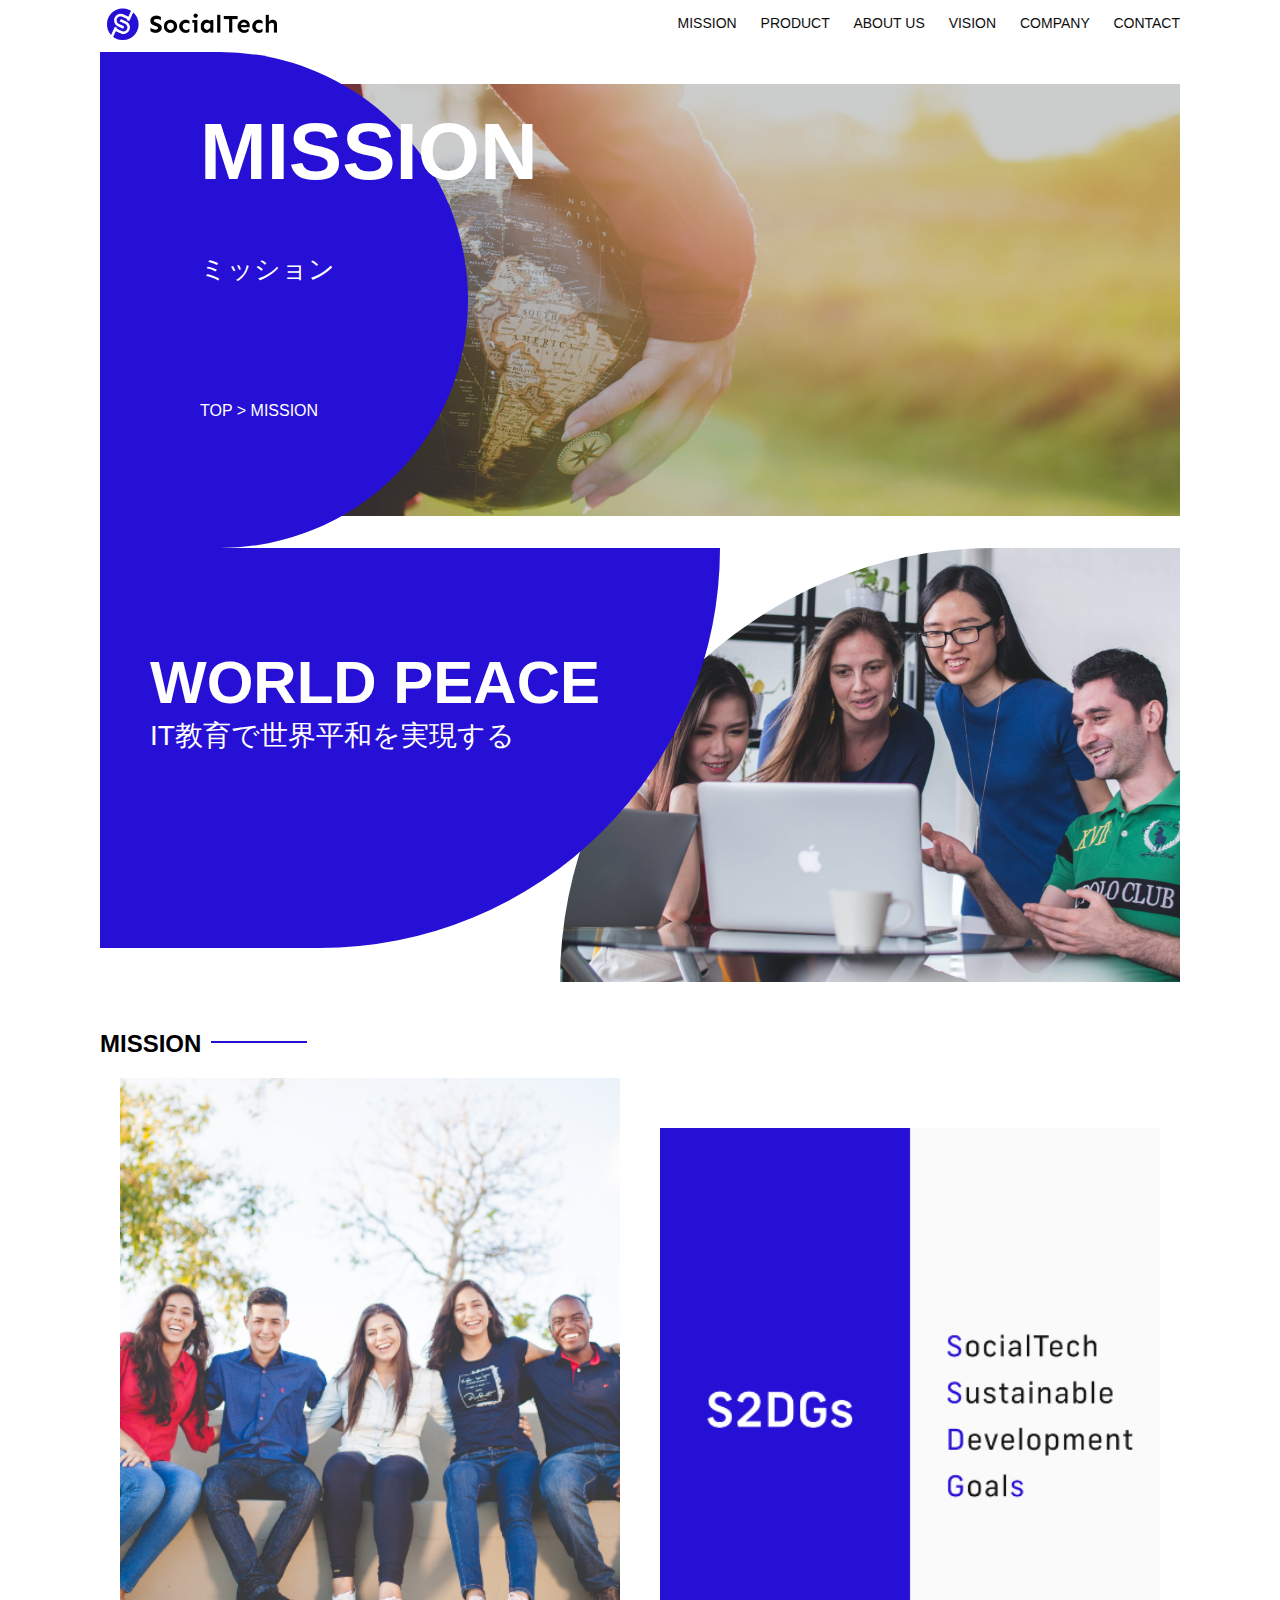
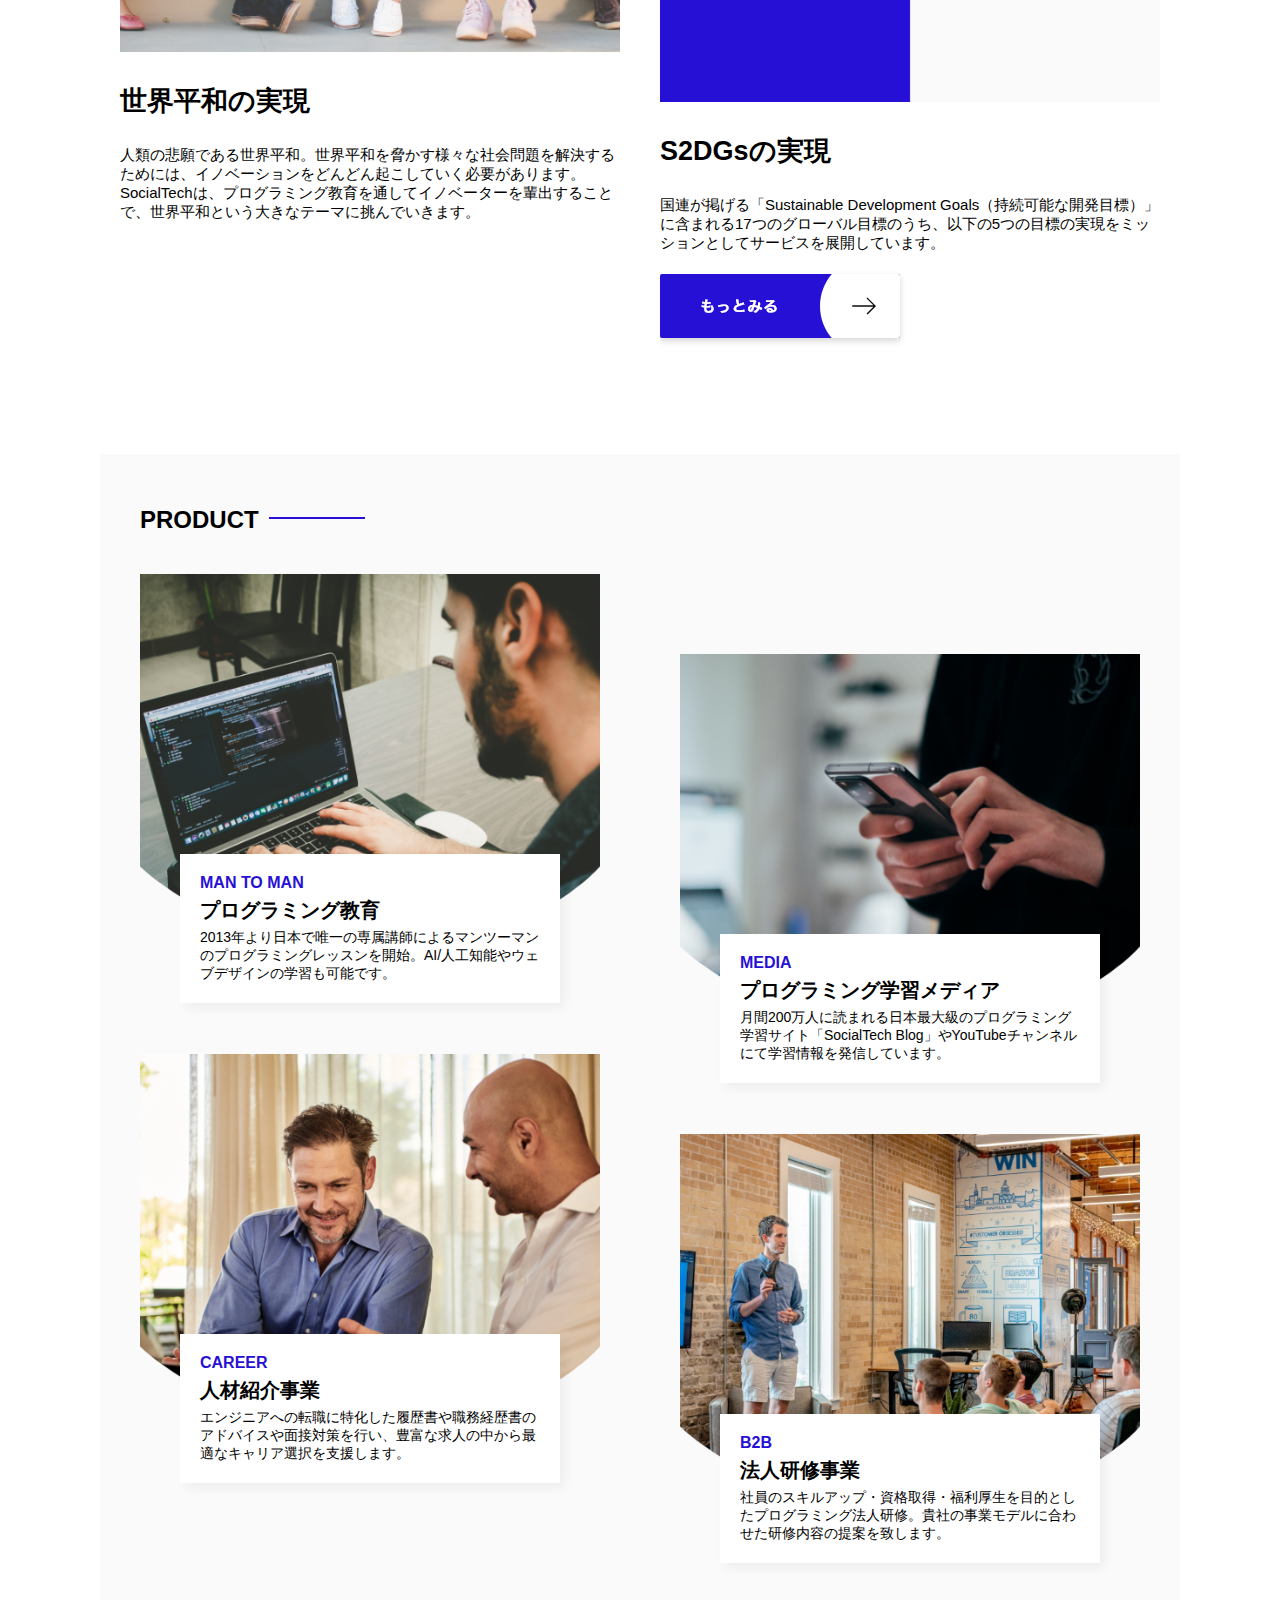
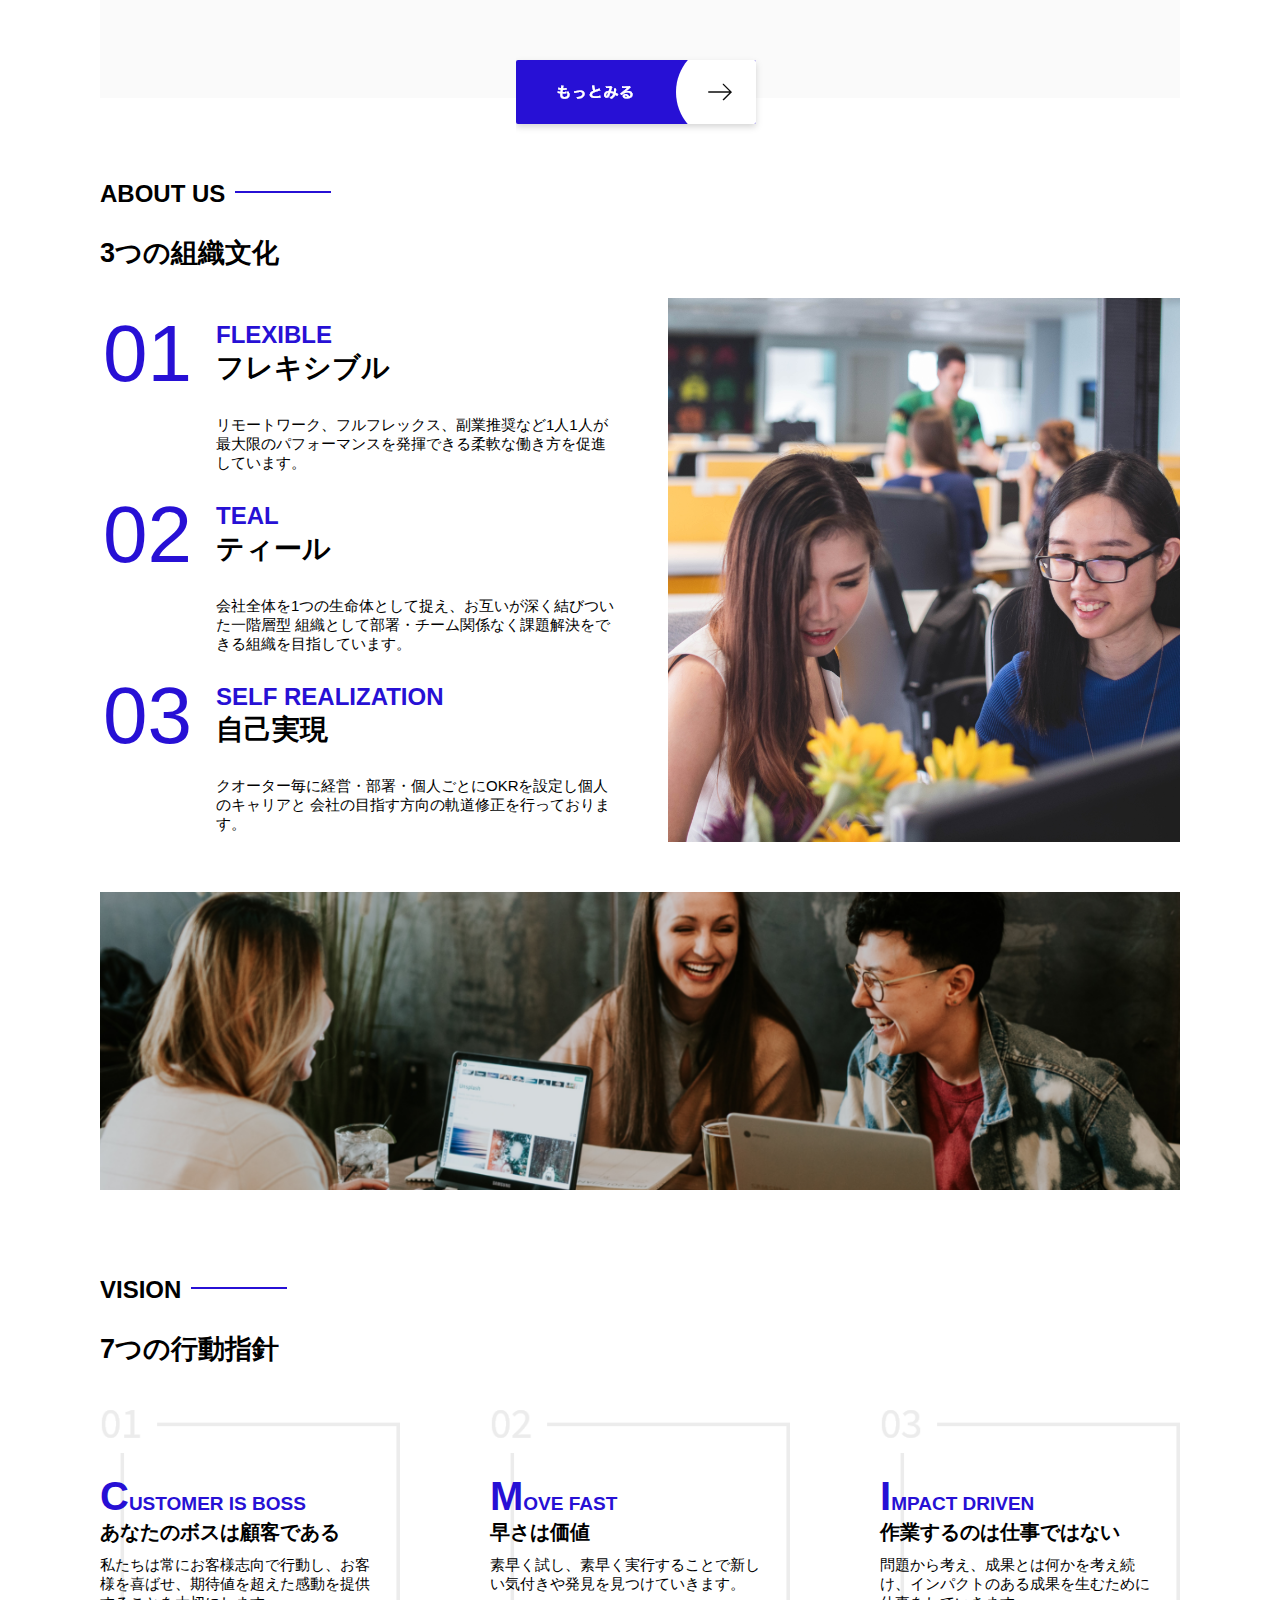
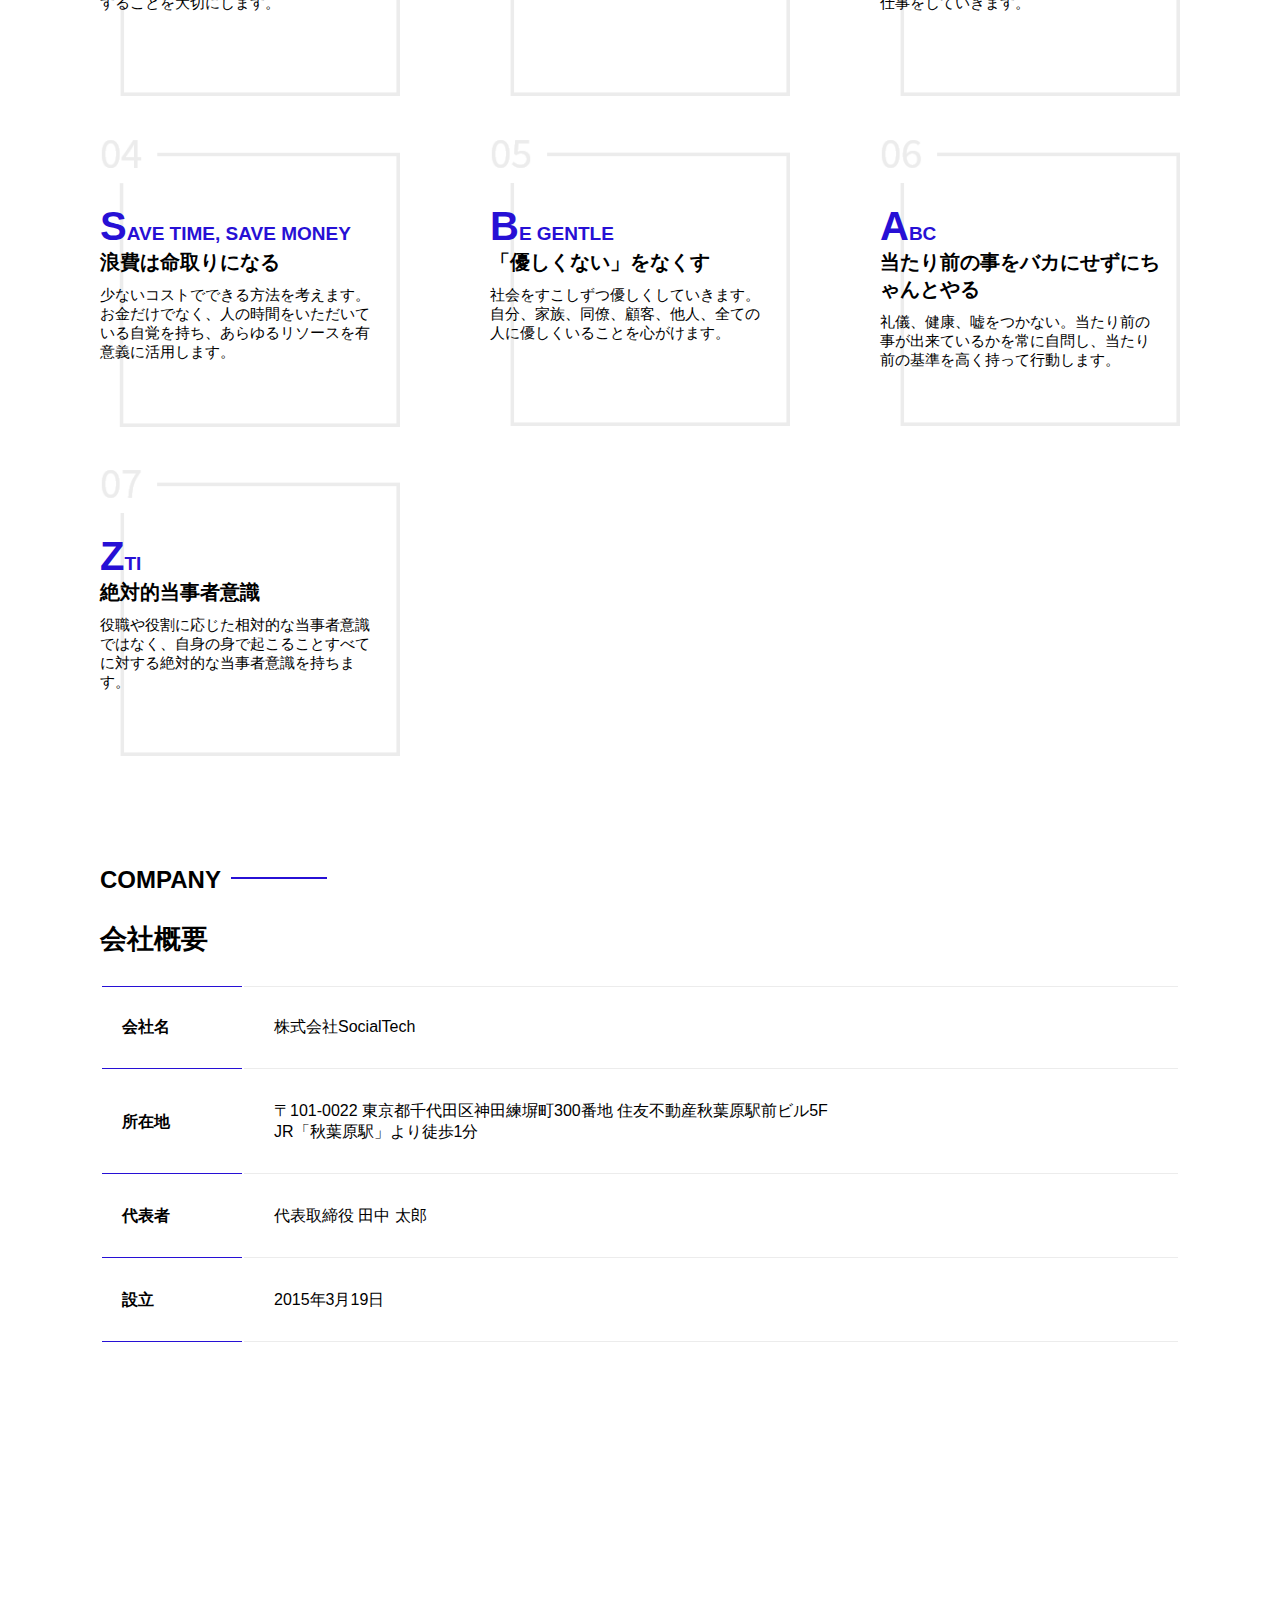
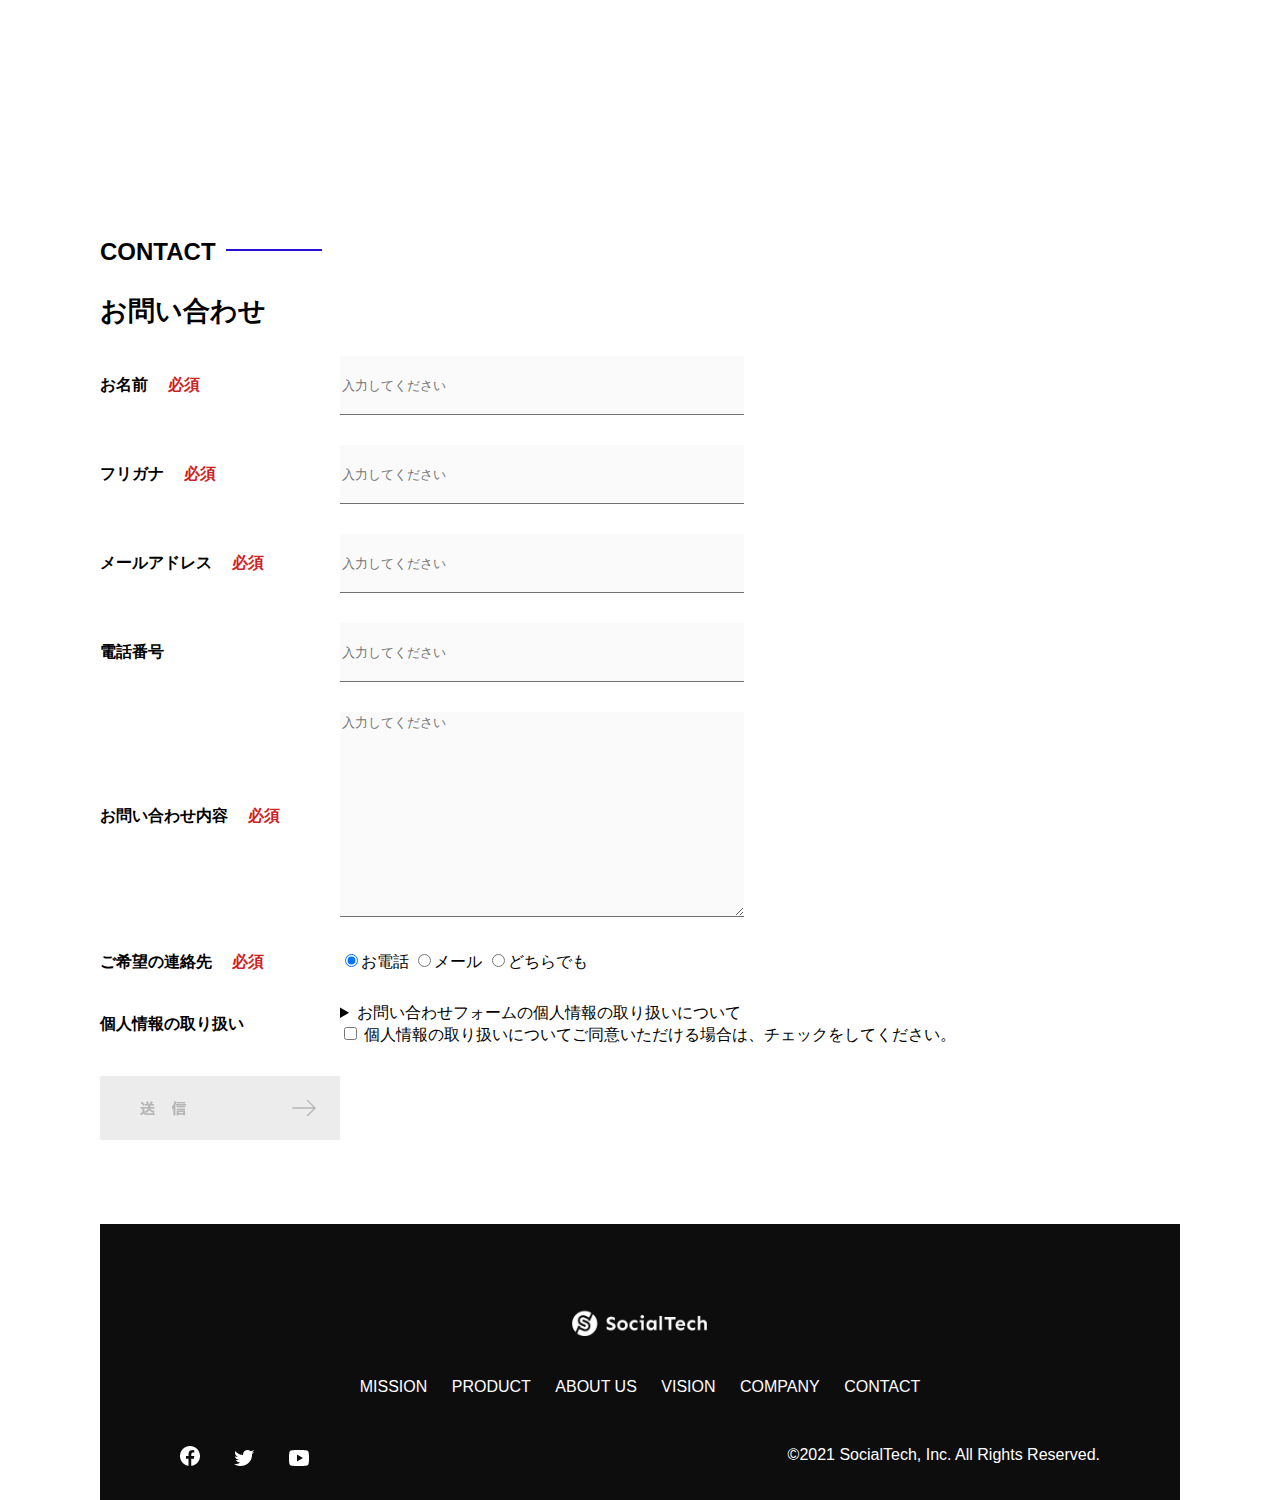
<file: kadai_tutorial_output/index.html>
<!DOCTYPE html>
 <head>
     <meta charset="UTF-8">
     <meta name="viewport" content="width=device-width, initial-scale=1.0">
     <meta name="description" content="SocialTechはEdTech業界のリーディングカンパニーを目指します。">
     <title>SocialTech</title>
    <link rel="stylesheet" href="style.css">
 </head>
 <body>
     <header>
         <a href="index.html" id="logo"><img src="images/logo.png" alt="トップページに戻る"></a>
         <nav id="nav-pc">
             <a href="mission.html">MISSION</a>
             <a href="product.html">PRODUCT</a>
             <a href="index.html#aboutus">ABOUT US</a>
             <a href="index.html#vision">VISION</a>
             <a href="index.html#company">COMPANY</a>
             <a href="index.html#contact">CONTACT</a>
         </nav>
         <img id="menu-sp" src="images/button-menu.png" alt="ナビゲーションを開く" onclick="document.getElementById('nav-sp').style.display = 'block'">
         <nav id="nav-sp">
             <img id="close" src="images/button-close.png" alt="ナビゲーションを閉じる" onclick="document.getElementById('nav-sp').style.display = 'none'">
             <a id="logo-sp" href="index.html" onclick="document.getElementById('nav-sp').style.display = 'none'"><img
                src="images/logo-sp.png" alt="トップページに戻る"></a>
             <a class="menu" href="mission.html" onclick="document.getElementById('nav-sp').style.display = 'none'">MISSION</a>
             <a class="menu" href="product.html" onclick="document.getElementById('nav-sp').style.display = 'none'">PRODUCT</a>
             <a class="menu" href="index.html#aboutus" onclick="document.getElementById('nav-sp').style.display = 'none'">ABOUT
              US</a>
             <a class="menu" href="index.html#vision"
              onclick="document.getElementById('nav-sp').style.display = 'none'">VISION</a>
             <a class="menu" href="index.html#company"
              onclick="document.getElementById('nav-sp').style.display = 'none'">COMPANY</a>
             <a class="menu" href="index.html#contact"
              onclick="document.getElementById('nav-sp').style.display = 'none'">CONTACT</a>
             <div id="sns">
                 <a href="https://www.facebook.com/sejuku2013"><img src="images/button-facebook.png" alt="Facebookのリンク"></a>
                 <a href="https://twitter.com/samuraijuku"><img src="images/button-twitter.png" alt="Twitterのリンク"></a>
                 <a href="https://www.youtube.com/channel/UCCFOQO5aDK0xXam4cUQXT8g"><img src="images/button-youtube.png" alt="YouTubeのリンク"></a>
             </div>
         </nav>   
     </header>
         <main>
             <article>
                 <section id="mission-main">
                     <div id="mission-title">
                         <h1>MISSION</h1>
                         <span>ミッション</span>
                         <div>TOP > MISSION</div>
                    </div>
                  </section>

                 <section id="main-visual">
                     <div id="main-message">
                         <h1>WORLD PEACE</h1>
                         <p>IT教育で世界平和を実現する</p>
                     </div>
                     <img src="images/index/index-main.png" alt="PCの周りに集まる多国籍の仲間たち">
                 </section>


                 <section id="mission">
                     <h2 class="index-h2">MISSION</h2>
                     <div id="mission-flex">
                         <div>
                             <img id="mission-photo" src="images/index/index-mission.png" alt="屋外のベンチで写真を撮影する多国籍の仲間たち">
                             <h3>世界平和の実現</h3>
                             <p>
                              人類の悲願である世界平和。世界平和を脅かす様々な社会問題を解決するためには、イノベーションをどんどん起こしていく必要があります。SocialTechは、プログラミング教育を通してイノベーターを輩出することで、世界平和という大きなテーマに挑んでいきます。
                             </p>
                         </div>
                         <div>
                             <img id="s2dgs" src="images/index/s2dgs.png" alt="S2DGs">
                             <h3>S2DGsの実現</h3>
                             <p>国連が掲げる「Sustainable Development Goals（持続可能な開発目標）」に含まれる17つのグローバル目標のうち、以下の5つの目標の実現をミッションとしてサービスを展開しています。</p>
                             <a href="mission.html">
                                 <img src="images/button-more.png" alt="もっとみる">
                             </a>
                         </div>
                     </div>
                 </section>


                 <section id="product">
                     <h2 class="index-h2">PRODUCT</h2>
                     <div>
                         <div id="product-left">
                             <div>
                                 <img class="product-photo" src="images/index/index-mantoman.png" alt="PCでコードを書く男性">
                                 <div class="product-explain">
                                     <span>MAN TO MAN</span>
                                     <h3>プログラミング教育</h3>
                                     <p>2013年より日本で唯一の専属講師によるマンツーマンのプログラミングレッスンを開始。AI/人工知能やウェブデザインの学習も可能です。</p>
                                 </div>
                             </div>
                             <div>
                                 <img class="product-photo" src="images/index/index-career.png" alt="笑顔で話し合う2人の男性">
                                 <div class="product-explain">
                                     <span>CAREER</span>
                                     <h3>人材紹介事業</h3>
                                     <p>エンジニアへの転職に特化した履歴書や職務経歴書のアドバイスや面接対策を行い、豊富な求人の中から最適なキャリア選択を支援します。</p>
                                 </div>
                             </div>
                         </div>
                         <div id="product-right">
                             <div>
                                 <img class="product-photo" src="images/index/index-media.png" alt="スマートフォンを操作する人">
                                 <div class="product-explain">
                                     <span>MEDIA</span>
                                     <h3>プログラミング学習メディア</h3>
                                     <p>月間200万人に読まれる日本最大級のプログラミング学習サイト「SocialTech Blog」やYouTubeチャンネルにて学習情報を発信しています。</p>
                                 </div>
                             </div>
                             <div>
                                 <img class="product-photo" src="images/index/index-b2b.png" alt="講演中の男性とそれを聴く人々">
                                 <div class="product-explain">
                                     <span>B2B</span>
                                     <h3>法人研修事業</h3>
                                     <p>社員のスキルアップ・資格取得・福利厚生を目的としたプログラミング法人研修。貴社の事業モデルに合わせた研修内容の提案を致します。</p>
                                 </div>
                             </div>
                         </div>
                     </div>
                     <div>
                         <a id="product-more" href="product.html">
                             <img src="images/button-more.png" alt="もっとみる">
                         </a>
                     </div>
                 </section>


                 <section id="aboutus">
                     <h2 class="index-h2">ABOUT US</h2>
                     <h3>3つの組織文化</h3>
                     <div>
                         <table class="culture-table">
                             <tr>
                                 <td>
                                     <span class="culture-num">01</span>
                                 </td>
                                 <td>
                                     <span class="culture-en">FLEXIBLE</span>
                                     <span class="culture-jp">フレキシブル</span>
                                 </td>
                             </tr>
                             <tr>
                                 <td>

                                 </td>
                                 <td>
                                     <p class="culture-description">
                                        リモートワーク、フルフレックス、副業推奨など1人1人が最大限のパフォーマンスを発揮できる柔軟な働き方を促進しています。
                                     </p>
                                 </td>
                             </tr>
                             <tr>
                                 <td>
                                     <span class="culture-num">02</span>
                                 </td>
                                 <td>
                                     <span class="culture-en">TEAL</span>
                                     <span class="culture-jp">ティール</span>
                                 </td>
                             </tr>
                             <tr>
                                 <td> 

                                 </td>
                                 <td>
                                     <p class="culture-description">
                                     会社全体を1つの生命体として捉え、お互いが深く結びついた一階層型
                                     組織として部署・チーム関係なく課題解決をできる組織を目指しています。
                                     </p>
                                 </td>
                             </tr>
                             <tr>
                                 <td>
                                     <span class="culture-num">03</span>
                                 </td>
                                 <td>
                                     <span class="culture-en">SELF REALIZATION</span>
                                     <span class="culture-jp">自己実現</span>
                                 </td>
                             </tr>
                             <tr>
                                 <td>
                                  
                                 </td>
                                 <td>
                                     <p class="culture-description">
                                     クオーター毎に経営・部署・個人ごとにOKRを設定し個人のキャリアと
                                     会社の目指す方向の軌道修正を行っております。
                                     </p>
                                 </td>
                             </tr>
                         </table>
                             <img class="culture-img" src="images/index/index-aboutus1.png" alt="笑顔で話し合う2人の女性">
                     </div>
                         <img class="culture-img2" src="images/index/index-aboutus2.png" alt="笑顔で話し合う3人の男女">
                 </section>


                 <section id="vision">
                     <h2 class="index-h2">VISION</h2>
                     <h3>7つの行動指針</h3>
                     <div>
                         <div class="vision-box">
                             <img src="images/index/vision-01.png" alt="01">
                             <span>
                                 <h4>CUSTOMER IS BOSS</h4>
                                 <h5>あなたのボスは顧客である</h5>
                                 <p>私たちは常にお客様志向で行動し、お客様を喜ばせ、期待値を超えた感動を提供することを大切にします。</p>
                             </span>
                         </div>
                         <div class="vision-box">
                             <img src="images/index/vision-02.png" alt="02">
                             <span>
                                 <h4>MOVE FAST</h4>
                                 <h5>早さは価値</h5>
                                 <p>素早く試し、素早く実行することで新しい気付きや発見を見つけていきます。</p>
                             </span>
                         </div>
                         <div class="vision-box">
                             <img src="images/index/vision-03.png" alt="03">
                             <span>
                                 <h4>IMPACT DRIVEN</h4>
                                 <h5>作業するのは仕事ではない</h5>
                                 <p>問題から考え、成果とは何かを考え続け、インパクトのある成果を生むために仕事をしていきます。</p>
                            </span>
                         </div>
                          <div class="vision-box">
                             <img src="images/index/vision-04.png" alt="04">
                             <span>
                                 <h4>SAVE TIME, SAVE MONEY</h4>
                                 <h5>浪費は命取りになる</h5>
                                 <p>少ないコストでできる方法を考えます。お金だけでなく、人の時間をいただいている自覚を持ち、あらゆるリソースを有意義に活用します。</p>
                             </span>
                          </div>
                          <div class="vision-box">
                             <img src="images/index/vision-05.png" alt="05">
                             <span>
                                  <h4>BE GENTLE</h4>
                                 <h5>「優しくない」をなくす</h5>
                                 <p>社会をすこしずつ優しくしていきます。自分、家族、同僚、顧客、他人、全ての人に優しくいることを心がけます。</p>
                             </span>
                         </div>
                         <div class="vision-box">
                             <img src="images/index/vision-06.png" alt="06">
                             <span>
                                 <h4>ABC</h4>
                                 <h5>当たり前の事をバカにせずにちゃんとやる</h5>
                              <p>礼儀、健康、嘘をつかない。当たり前の事が出来ているかを常に自問し、当たり前の基準を高く持って行動します。</p>
                             </span>
                         </div>
                         <div class="vision-box">
                             <img src="images/index/vision-07.png" alt="07">
                             <span>
                                 <h4>ZTI</h4>
                                 <h5>絶対的当事者意識</h5>
                                 <p>役職や役割に応じた相対的な当事者意識ではなく、自身の身で起こることすべてに対する絶対的な当事者意識を持ちます。</p>
                             </span>
                         </div>
                     </div>
                 </section>


                 <section id="company">
                     <h2 class="index-h2">COMPANY</h2>
                     <h3>会社概要</h3>
                         <table id="company-table">
                             <tr>
                                 <th class="tableheader-first">会社名</th>
                                 <td class="cell-first">株式会社SocialTech</td>
                             </tr>
                             <tr>
                                 <th class="tableheader">所在地</th>
                                 <td class="cell">〒101-0022 東京都千代田区神田練塀町300番地 住友不動産秋葉原駅前ビル5F<br>JR「秋葉原駅」より徒歩1分</td>
                             </tr>
                             <tr>
                                 <th class="tableheader">代表者</th>
                                 <td class="cell">代表取締役 田中 太郎</td>
                             </tr>
                             <tr>
                                 <th class="tableheader">設立</th>
                                 <td class="cell">2015年3月19日</td>
                             </tr>
                         </table>
                         <iframe
                            src="https://www.google.com/maps/embed?pb=!1m18!1m12!1m3!1d3240.0688551336807!2d139.7720776771055!3d35.69992317258124!2m3!1f0!2f0!3f0!3m2!1i1024!2i768!4f13.1!3m3!1m2!1s0x60188fee13660e23%3A0x77137876edf742ac!2z5L2P5Y-L5LiN5YuV55Sj56eL6JGJ5Y6f6aeF5YmN44OT44Or!5e0!3m2!1sja!2sjp!4v1704858013291!5m2!1sja!2sjp"
                            style="border:0;" allowfullscreen="" loading="lazy">
                       </iframe>
                 </section>


                 <section id="contact">
                     <h2 class="index-h2">CONTACT</h2>
                     <h3>お問い合わせ</h3>
                     <form>
                         <div>
                             <div class="contact-heading">
                                 <label class="contact-label">お名前<span class="contact-span">必須</span></label>
                             </div>
                             <div>
                                 <input type="text" name="name" placeholder="入力してください" class="contact-textbox">
                             </div>
                         </div>
                         <div>
                             <div class="contact-heading">
                                 <label class="contact-label">フリガナ<span class="contact-span">必須</span></label>
                             </div>
                             <div>
                                 <input type="text" name="hurigana" placeholder="入力してください" class="contact-textbox">
                             </div>
                         </div>
                         <div>
                             <div class="contact-heading">
                                 <label class="contact-label">メールアドレス<span class="contact-span">必須</span></label>
                             </div>
                             <div>
                                 <input type="text" name="email" placeholder="入力してください" class="contact-textbox">
                             </div>
                         </div>
                         <div>
                             <div class="contact-heading">
                                 <label class="contact-label">電話番号</label>
                             </div>
                             <div>
                                 <input type="text" name="tel" placeholder="入力してください" class="contact-textbox">
                             </div>
                         </div>
                         <div>
                             <div class="contact-heading">
                                 <label class="contact-label">お問い合わせ内容<span class="contact-span">必須</span></label>
                             </div>
                             <div>
                                 <textarea class="contact-textarea" placeholder="入力してください" name="message"></textarea>
                             </div>
                         </div>
                         <div>
                             <div class="contact-heading">
                                 <label class="contact-label">ご希望の連絡先<span class="contact-span">必須</span></label>
                             </div>
                             <div>
                                 <input class="radiobutton" type="radio" value="tel" name="contact" checked><label>お電話</label>
                                 <input class="radiobutton" type="radio" value="mail" name="contact"><label>メール</label>
                                 <input class="radiobutton" type="radio" value="both" name="contact"><label>どちらでも</label>
                             </div>
                         </div>
                         <div>
                            <div class="contact-heading">
                                 <label class="contact-label">個人情報の取り扱い</label>
                             </div>
                             <div>
                                 <details>
                                     <summary>お問い合わせフォームの個人情報の取り扱いについて</summary>
                                     <div>
                                     <span>１．組織の名称又は氏名</span><br>
                                     株式会社SocialTech<br><br>
                                     <span>２．個人情報保護管理者（若しくはその代理人）の氏名又は職名、所属及び連絡先
                                     鈴木 一郎 コーポレート部</span><br>
                                     メールアドレス：samurai@example.com<br>
                                     TEL：03-1234-5678<br>
                                     <span>３．個人情報の利用目的</span><br>
                                     ・本サービス及び本サービスに関連する情報の提供又はそれらに関する連絡のため<br>
                                     ・ユーザーの本人確認のため<br>
                                     ・当社サービスのご案内のため<br>
                                     ・当社の商品等の広告または宣伝（電子メールによるものを含むものとします。）<br><br>
                                     <span>４．個人情報の取り扱い業務の委託</span><br>
                                     個人情報の取扱業務の全部または一部を外部に業務委託する場合があります。<br>
                                     その際、弊社は、個人情報を適切に保護できる管理体制を敷き実行していることを条件として<br>
                                     委託先を厳選したうえで、機密保持契約を委託先と締結し、お客様の個人情報を厳密に管理させます。<br><br>
                                     <span>５．個人情報の開示等の請求</span><br>
                                     お客様は、弊社に対してご自身の個人情報の開示等（利用目的の通知、開示、内容の訂正・追加・削除、利用の停止または消去、第三者への提供の停止）に関して、当社問合わせ窓口に申し出ることができます。<br>
                                     その際、弊社はお客様ご本人を確認させていただいたうえで、合理的な期間内に対応いたします。<br><br>
                                     なお、個人情報に関する弊社問合わせ先は、次の通りです。<br><br>
                                     株式会社SocialTech　個人情報問合せ窓口<br>
                                     〒101-0022 東京都千代田区神田練塀町300番地 住友不動産秋葉原駅前ビル5F<br>
                                     メールアドレス：samurai@example.com　TEL：03-1234-5678<br><br>
                                     <span>６．個人情報を提供されることの任意性について</span><br><br>
                                     お客様がご自身の個人情報を弊社に提供されるか否かは、お客様のご判断によりますが、もしご提供されない場合には、適切なサービスが提供できない場合がありますので予めご了承ください。
                                 </div>
                             </details>
                             <input type="checkbox" name="agree">
                             <span>個人情報の取り扱いについてご同意いただける場合は、チェックをしてください。</span>
                             </div>
                         </div>
                             <input type="image" src="images/button-submit.png" alt="送信する">
                     </form>
                 </section>
             </article>
                 <footer>
                     <div id="footer-logo">
                     <img src="images/logo-sp.png" alt="SocialTech">
                     </div>
                     <div id="footer-link">
                         <a href="mission.html">MISSION</a>
                         <a href="product.html">PRODUCT</a>
                         <a href="index.html#aboutus">ABOUT US</a>
                         <a href="index.html#vision">VISION</a>
                         <a href="index.html#company">COMPANY</a>
                         <a href="index.html#contact">CONTACT</a>
                     </div>
                     <div id="sns-footer">
                         <a href="https://www.facebook.com/sejuku2013"><img src="images/button-facebook.png" alt="Facebookのリンク"></a>
                         <a href="https://twitter.com/samuraijuku"><img src="images/button-twitter.png" alt="Twitterのリンク"></a>
                         <a href="https://www.youtube.com/channel/UCCFOQO5aDK0xXam4cUQXT8g"><img src="images/button-youtube.png" alt="YouTubeのリンク"></a>
                             <span id="copyright">&copy;2021 SocialTech, Inc. All Rights Reserved. </span>
                     </div>
                 </footer>
         </main>
 </body>
 </html>
</file>
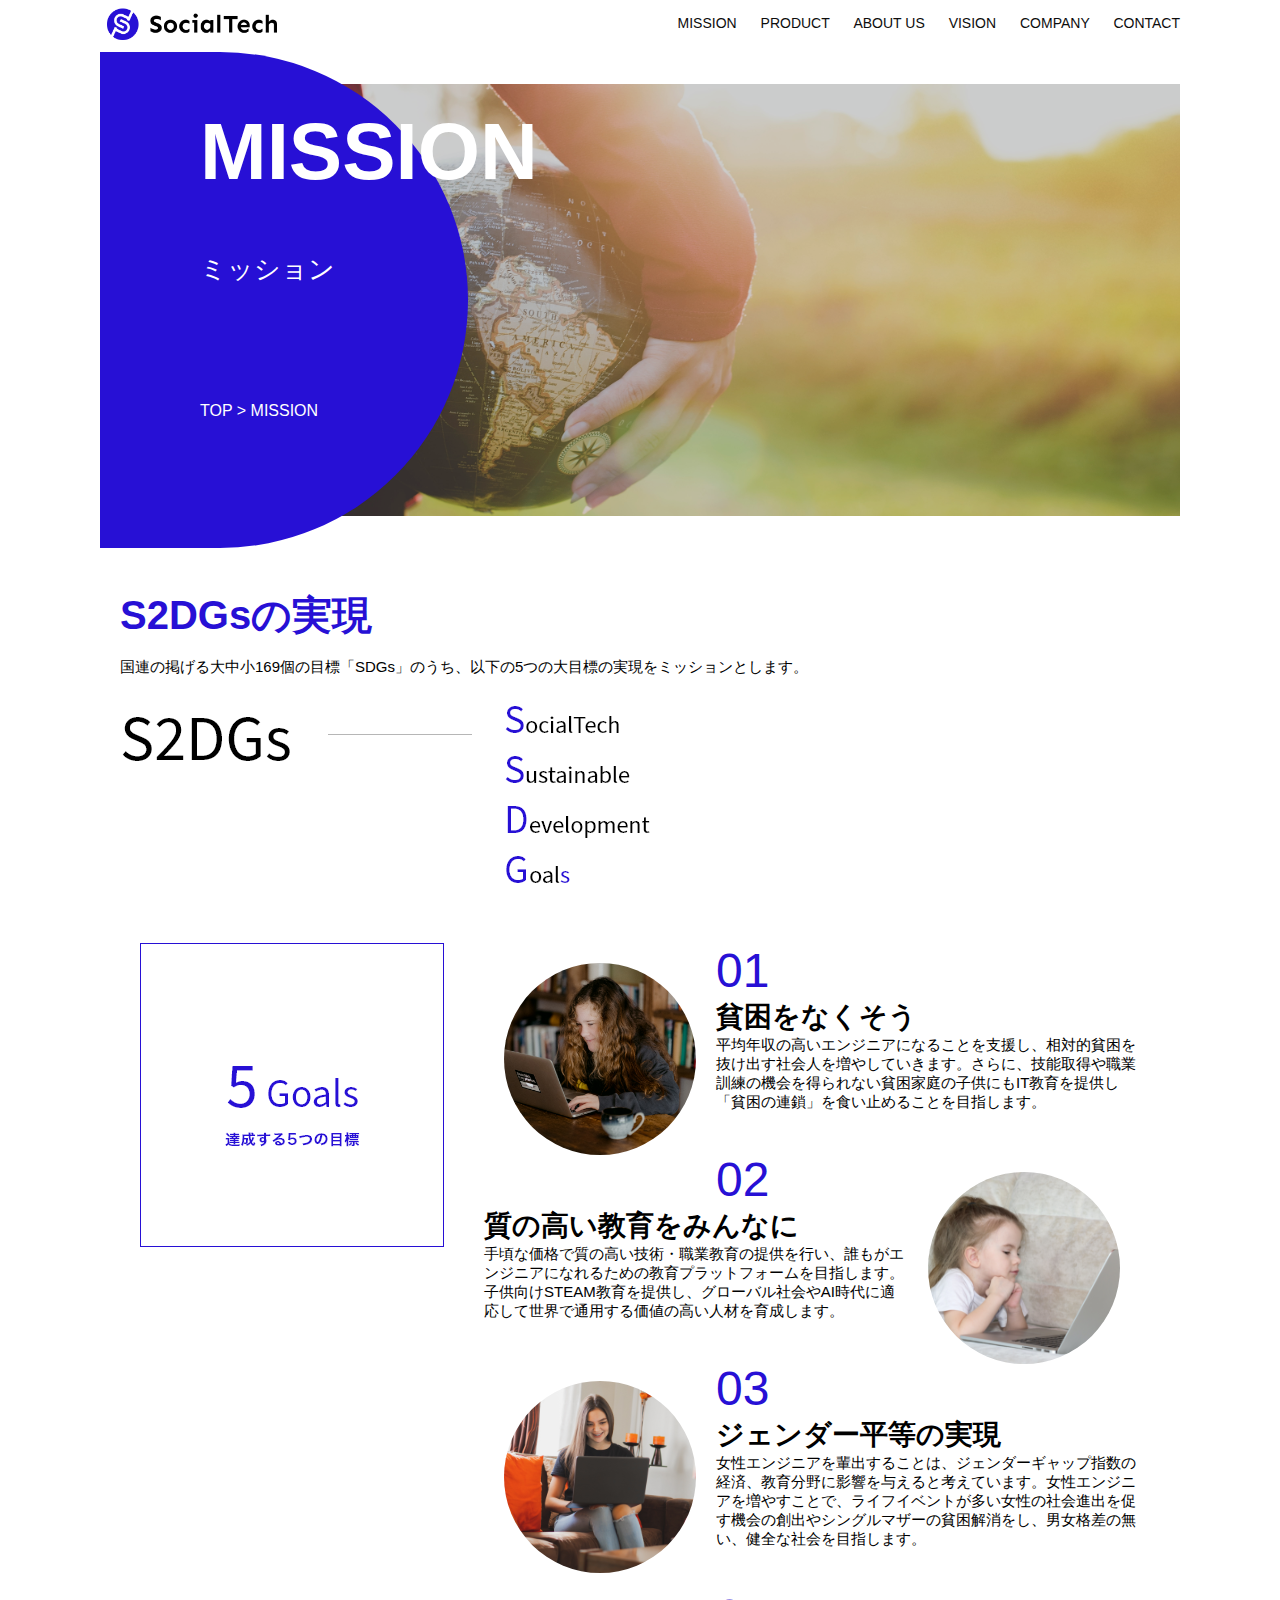
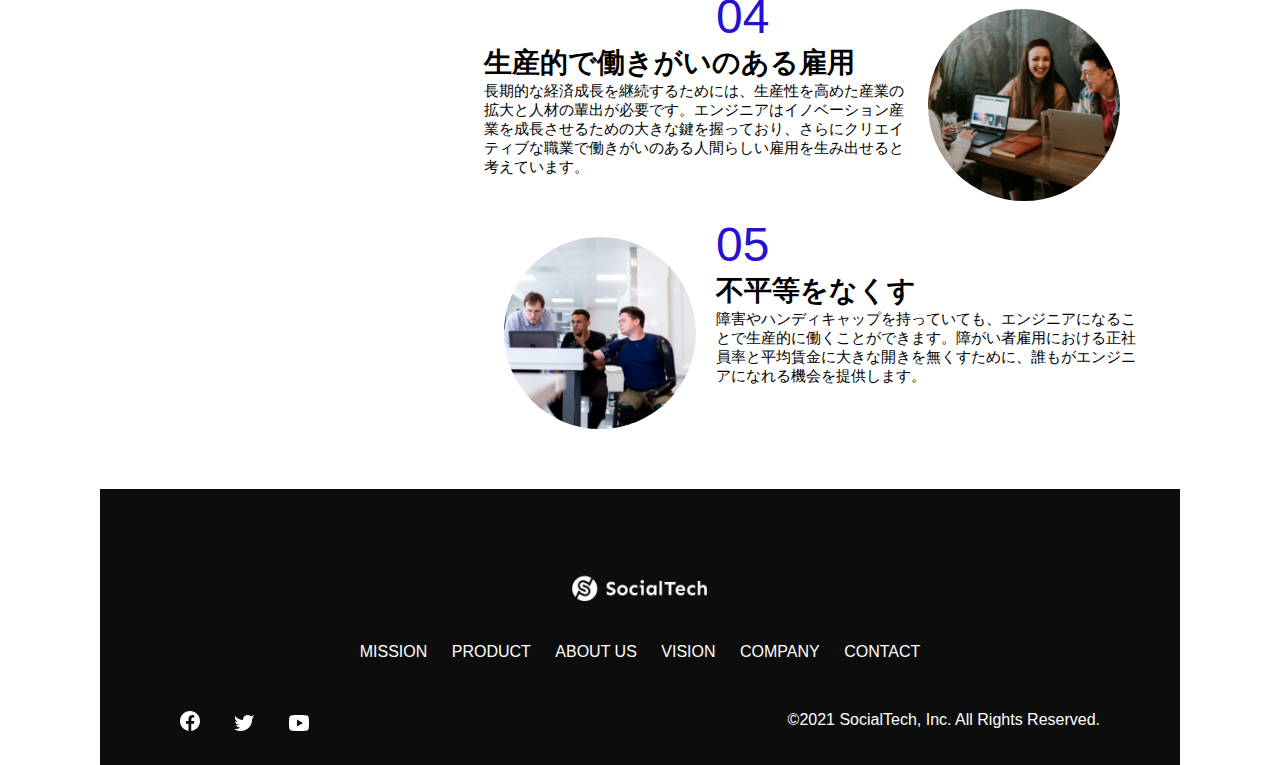
<file: kadai_tutorial_output/mission.html>
<!DOCTYPE html>
 <head>
     <meta charset="UTF-8">
     <meta name="viewport" content="width=device-width, initial-scale=1.0">
     <meta name="description" content="SocialTechが目指す5つの目標（S2DGs）を紹介します">
     <title>SocialTech - MISSION ミッション -</title>
     <link rel="stylesheet" href="style.css">
</head>
 <body>
     <header>
         <a href="index.html" id="logo"><img src="images/logo.png" alt="トップページに戻る"></a>
         <nav id="nav-pc">
             <a href="mission.html">MISSION</a>
             <a href="product.html">PRODUCT</a>
             <a href="index.html#aboutus">ABOUT US</a>
             <a href="index.html#vision">VISION</a>
             <a href="index.html#company">COMPANY</a>
             <a href="index.html#contact">CONTACT</a>
         </nav>
         <img id="menu-sp" src="images/button-menu.png" alt="ナビゲーションを開く" onclick="document.getElementById('nav-sp').style.display = 'block'">
         <nav id="nav-sp">
             <img id="close" src="images/button-close.png" alt="ナビゲーションを閉じる" onclick="document.getElementById('nav-sp').style.display = 'none'">
             <a id="logo-sp" href="index.html" onclick="document.getElementById('nav-sp').style.display = 'none'"><img
                src="images/logo-sp.png" alt="トップページに戻る"></a>
             <a class="menu" href="mission.html" onclick="document.getElementById('nav-sp').style.display = 'none'">MISSION</a>
             <a class="menu" href="product.html" onclick="document.getElementById('nav-sp').style.display = 'none'">PRODUCT</a>
             <a class="menu" href="index.html#aboutus" onclick="document.getElementById('nav-sp').style.display = 'none'">ABOUT
              US</a>
             <a class="menu" href="index.html#vision"
              onclick="document.getElementById('nav-sp').style.display = 'none'">VISION</a>
             <a class="menu" href="index.html#company"
              onclick="document.getElementById('nav-sp').style.display = 'none'">COMPANY</a>
             <a class="menu" href="index.html#contact"
              onclick="document.getElementById('nav-sp').style.display = 'none'">CONTACT</a>
             <div id="sns">
              <a href="https://www.facebook.com/sejuku2013"><img src="images/button-facebook.png" alt="Facebookのリンク"></a>
              <a href="https://twitter.com/samuraijuku"><img src="images/button-twitter.png" alt="Twitterのリンク"></a>
              <a href="https://www.youtube.com/channel/UCCFOQO5aDK0xXam4cUQXT8g"><img src="images/button-youtube.png" alt="YouTubeのリンク"></a>
             </div>
         </nav>
     </header>
     <main>
        <article>
             <section id="mission-main">
                 <div id="mission-title">
                     <h1>MISSION</h1>
                     <span>ミッション</span>
                     <div>TOP > MISSION</div>
                 </div>
             </section>
             <section id="mission-s2dgs">
                 <h2 class="mission-h2">S2DGsの実現</h2>
                 <p>国連の掲げる大中小169個の目標「SDGs」のうち、以下の5つの大目標の実現をミッションとします。</p>
                 <img src="images/mission/mission-s2dgs.png" alt="S2DGs">
             </section>
             <section id="mission-5goals">
                 <div>
                     <img id="s2dgs-image" src="images/mission/mission-5goals.png" alt="5Goals">
                 </div>
                 <div>
                     <div>
                         <img class="fivegoals-image-left" src="images/mission/mission-5goals01.png" alt="PCを操作する女の子">
                         <span class="fivegoals-number">01</span>
                         <h3 class="fivegoals-h3">貧困をなくそう</h3>
                         <p class="fivegoals-p">
                        平均年収の高いエンジニアになることを支援し、相対的貧困を抜け出す社会人を増やしていきます。さらに、技能取得や職業訓練の機会を得られない貧困家庭の子供にもIT教育を提供し「貧困の連鎖」を食い止めることを目指します。
                         </p>
                     </div>
                     <div>
                         <img class="fivegoals-image-right" src="images/mission/mission-5goals02.png" alt="PCを見つめる小さい女の子">
                         <span class="fivegoals-number">02</span>
                         <h3 class="fivegoals-h3">質の高い教育をみんなに</h3>
                         <p class="fivegoals-p">
                          手頃な価格で質の高い技術・職業教育の提供を行い、誰もがエンジニアになれるための教育プラットフォームを目指します。子供向けSTEAM教育を提供し、グローバル社会やAI時代に適応して世界で通用する価値の高い人材を育成します。
                        </p>
                     </div>
              
                     <div>
                         <img class="fivegoals-image-left" src="images/mission/mission-5goals03.png" alt="PCを操作する女性">
                         <span class="fivegoals-number">03</span>
                         <h3 class="fivegoals-h3">ジェンダー平等の実現</h3>
                         <p class="fivegoals-p">
                          女性エンジニアを輩出することは、ジェンダーギャップ指数の経済、教育分野に影響を与えると考えています。女性エンジニアを増やすことで、ライフイベントが多い女性の社会進出を促す機会の創出やシングルマザーの貧困解消をし、男女格差の無い、健全な社会を目指します。
                         </p>
                     </div>
              
                     <div>
                         <img class="fivegoals-image-right" src="images/mission/mission-5goals04.png" alt="笑顔で話し合う3人の男女">
                         <span class="fivegoals-number">04</span>
                         <h3 class="fivegoals-h3">生産的で働きがいのある雇用</h3>
                         <p class="fivegoals-p">
                          長期的な経済成長を継続するためには、生産性を高めた産業の拡大と人材の輩出が必要です。エンジニアはイノベーション産業を成長させるための大きな鍵を握っており、さらにクリエイティブな職業で働きがいのある人間らしい雇用を生み出せると考えています。
                         </p>
                     </div>
              
                     <div>
                         <img class="fivegoals-image-left" src="images/mission/mission-5goals05.png" alt="障害を持つ男性が生き生きと働く様子">
                         <span class="fivegoals-number">05</span>
                         <h3 class="fivegoals-h3">不平等をなくす</h3>
                         <p class="fivegoals-p">
                          障害やハンディキャップを持っていても、エンジニアになることで生産的に働くことができます。障がい者雇用における正社員率と平均賃金に大きな開きを無くすために、誰もがエンジニアになれる機会を提供します。
                      </p>
                    </div>
                 </div>
             </section>
        </article>
        <footer>
             <div id="footer-logo">
                 <img src="images/logo-sp.png" alt="SocialTech">
             </div>
             <div id="footer-link">
                 <a href="mission.html">MISSION</a>
                 <a href="product.html">PRODUCT</a>
                 <a href="index.html#aboutus">ABOUT US</a>
                 <a href="index.html#vision">VISION</a>
                 <a href="index.html#company">COMPANY</a>
                 <a href="index.html#contact">CONTACT</a>
             </div>
             <div id="sns-footer">
                 <a href="https://www.facebook.com/sejuku2013"><img src="images/button-facebook.png" alt="Facebookのリンク"></a>
                 <a href="https://twitter.com/samuraijuku"><img src="images/button-twitter.png" alt="Twitterのリンク"></a>
                 <a href="https://www.youtube.com/channel/UCCFOQO5aDK0xXam4cUQXT8g"><img src="images/button-youtube.png" alt="YouTubeのリンク"></a>
                 <span id="copyright">&copy;2021 SocialTech, Inc. All Rights Reserved. </span>
             </div> 
        </footer>
     </main>
 </body>
 </html>
</file>
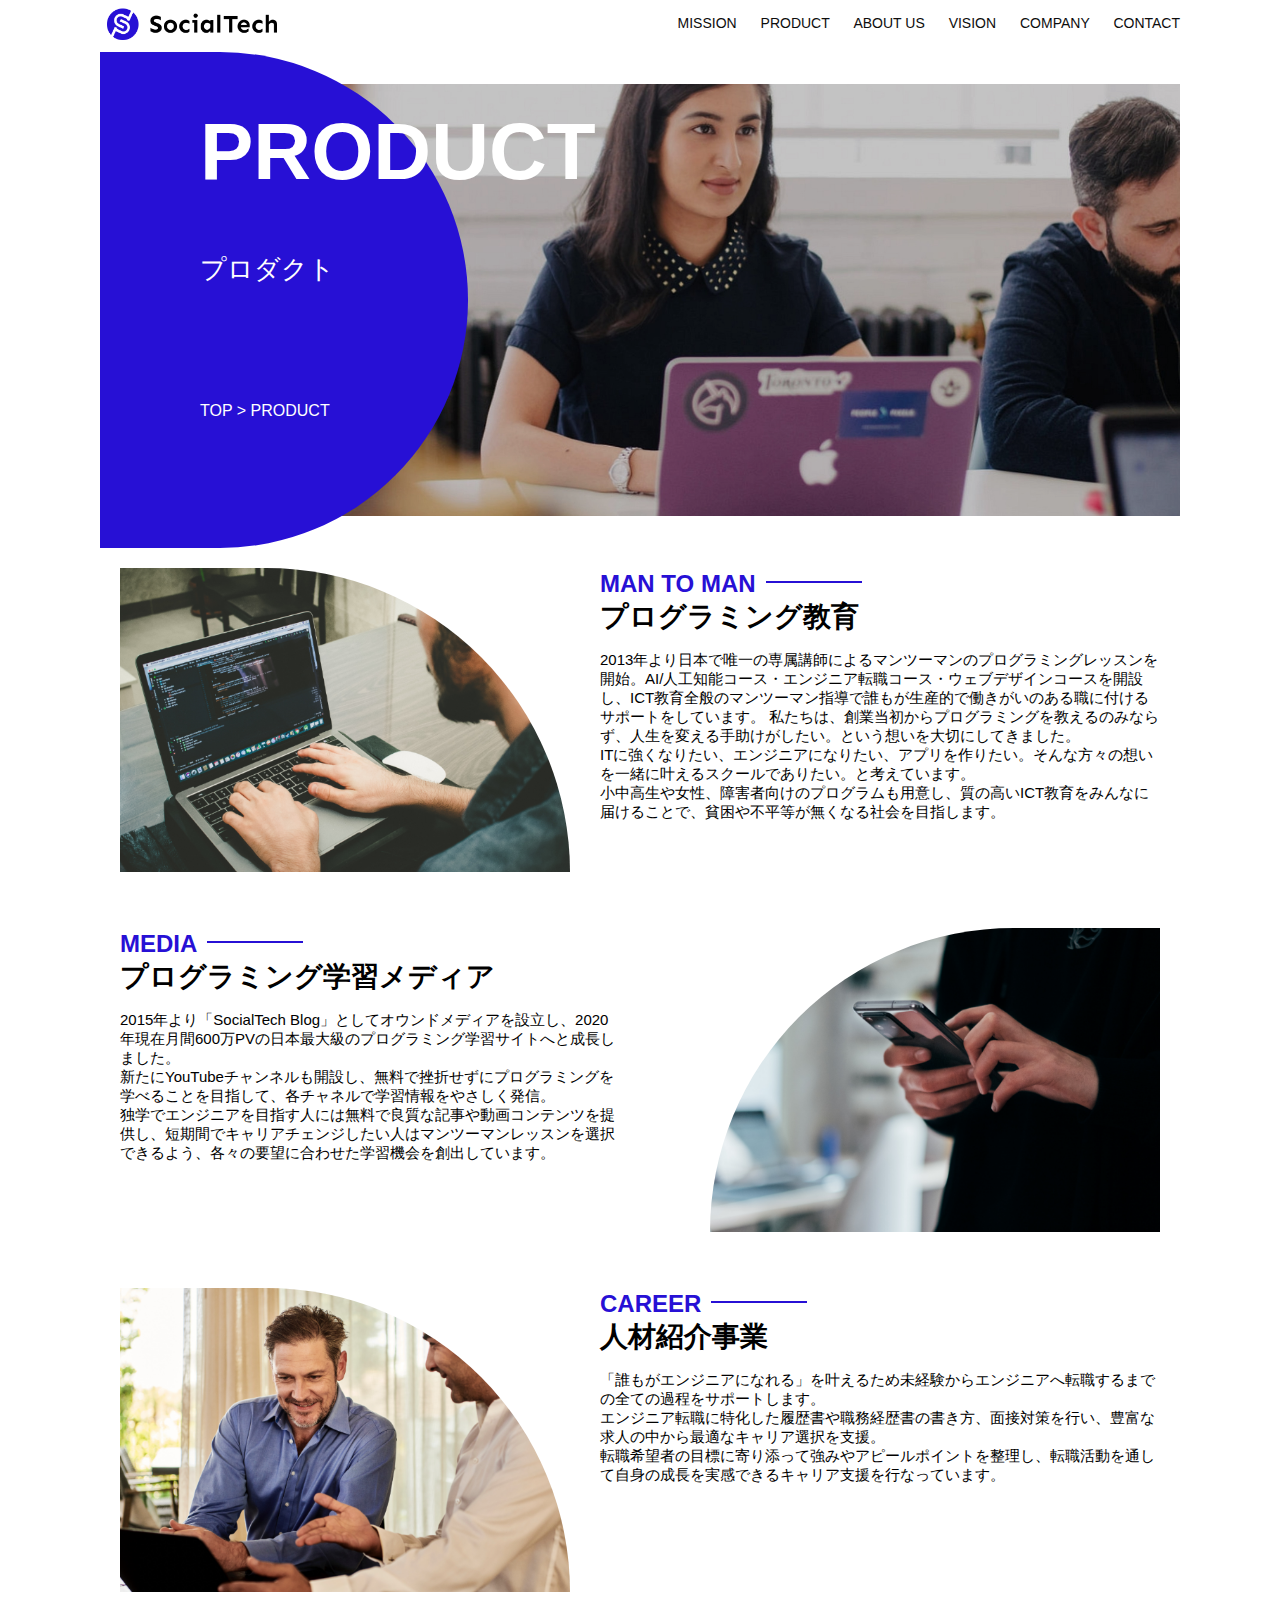
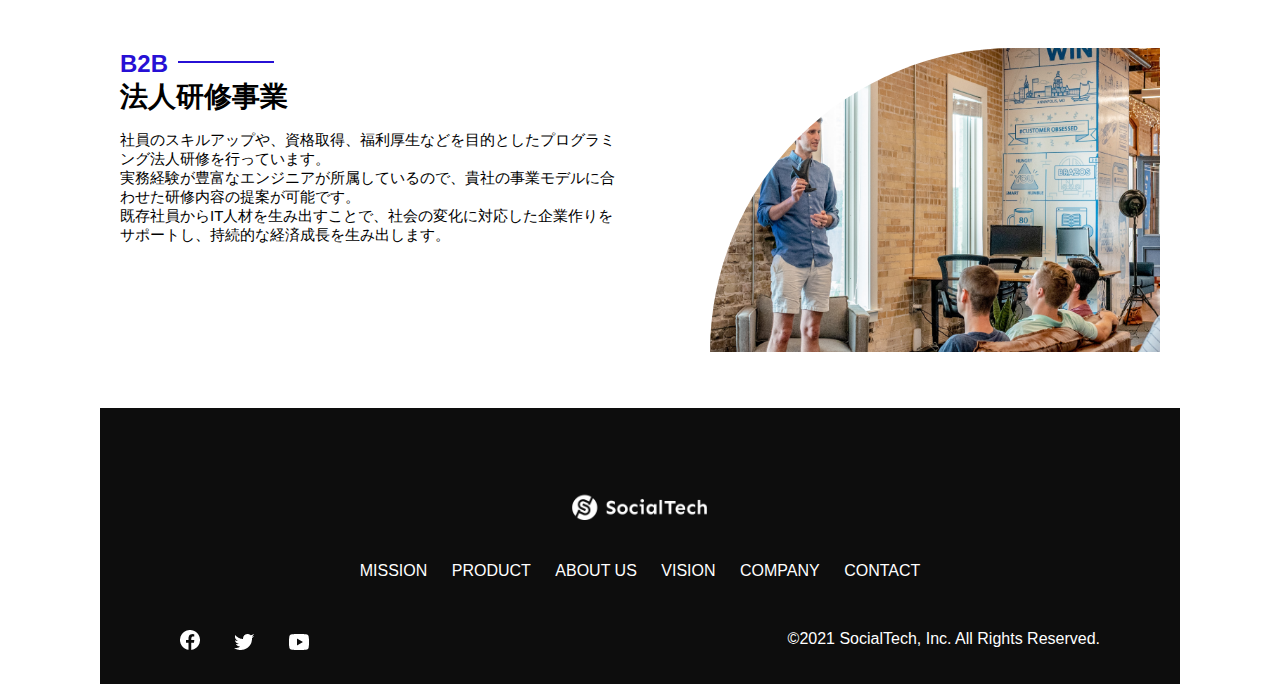
<file: kadai_tutorial_output/product.html>
<!DOCTYPE html>
<head>
     <meta charset="UTF-8">
     <meta name="viewport" content="width=device-width, initial-scale=1.0">
     <meta name="description" content="SocialTechの4つのプロダクトを紹介します">
     <title>SocialTech -PRODUCT プロダクト-</title>
     <link rel="stylesheet" href="style.css">
</head>
<body>
     <header>
         <a href="index.html" id="logo"><img src="images/logo.png" alt="トップページに戻る"></a>
         <nav id="nav-pc">
             <a href="mission.html">MISSION</a>
             <a href="product.html">PRODUCT</a>
             <a href="index.html#aboutus">ABOUT US</a>
             <a href="index.html#vision">VISION</a>
             <a href="index.html#company">COMPANY</a>
             <a href="index.html#contact">CONTACT</a>
         </nav>
         <img id="menu-sp" src="images/button-menu.png" alt="ナビゲーションを開く" onclick="document.getElementById('nav-sp').style.display = 'block'">
         <nav id="nav-sp">
             <img id="close" src="images/button-close.png" alt="ナビゲーションを閉じる" onclick="document.getElementById('nav-sp').style.display = 'none'">
             <a id="logo-sp" href="index.html" onclick="document.getElementById('nav-sp').style.display = 'none'"><img
                src="images/logo-sp.png" alt="トップページに戻る"></a>
             <a class="menu" href="mission.html" onclick="document.getElementById('nav-sp').style.display = 'none'">MISSION</a>
             <a class="menu" href="product.html" onclick="document.getElementById('nav-sp').style.display = 'none'">PRODUCT</a>
             <a class="menu" href="index.html#aboutus" onclick="document.getElementById('nav-sp').style.display = 'none'">ABOUT
              US</a>
             <a class="menu" href="index.html#vision"
              onclick="document.getElementById('nav-sp').style.display = 'none'">VISION</a>
             <a class="menu" href="index.html#company"
              onclick="document.getElementById('nav-sp').style.display = 'none'">COMPANY</a>
             <a class="menu" href="index.html#contact"
              onclick="document.getElementById('nav-sp').style.display = 'none'">CONTACT</a>
             <div id="sns">
              <a href="https://www.facebook.com/sejuku2013"><img src="images/button-facebook.png" alt="Facebookのリンク"></a>
              <a href="https://twitter.com/samuraijuku"><img src="images/button-twitter.png" alt="Twitterのリンク"></a>
              <a href="https://www.youtube.com/channel/UCCFOQO5aDK0xXam4cUQXT8g"><img src="images/button-youtube.png" alt="YouTubeのリンク"></a>
             </div>
         </nav>
     </header>
     <main>
         <article>
             <section id="product-main">
                 <div id="product-title">
                     <h1>PRODUCT</h1>
                     <span>プロダクト</span>
                     <div>TOP > PRODUCT</div>
                 </div>
             </section>
             <section class="product-section1">
                 <img src="images/product/product-mantoman.png" alt="PCでコードを書く男性">
                 <div>
                     <h2 class="product-h2">MAN TO MAN</h2>
                     <h3 class="product-h3">プログラミング教育</h3>
                     <p>
                     2013年より日本で唯一の専属講師によるマンツーマンのプログラミングレッスンを開始。AI/人工知能コース・エンジニア転職コース・ウェブデザインコースを開設し、ICT教育全般のマンツーマン指導で誰もが生産的で働きがいのある職に付けるサポートをしています。
                     私たちは、創業当初からプログラミングを教えるのみならず、人生を変える手助けがしたい。という想いを大切にしてきました。<br>ITに強くなりたい、エンジニアになりたい、アプリを作りたい。そんな方々の想いを一緒に叶えるスクールでありたい。と考えています。<br>小中高生や女性、障害者向けのプログラムも用意し、質の高いICT教育をみんなに届けることで、貧困や不平等が無くなる社会を目指します。
                     </p>
                 </div>
             </section>
             <section class="product-section2">
                 <div>
                     <h2 class="product-h2">MEDIA</h2>
                     <h3 class="product-h3">プログラミング学習メディア</h3>
                     <p>2015年より「SocialTech
                     Blog」としてオウンドメディアを設立し、2020年現在月間600万PVの日本最大級のプログラミング学習サイトへと成長しました。<br>新たにYouTubeチャンネルも開設し、無料で挫折せずにプログラミングを学べることを目指して、各チャネルで学習情報をやさしく発信。<br>独学でエンジニアを目指す人には無料で良質な記事や動画コンテンツを提供し、短期間でキャリアチェンジしたい人はマンツーマンレッスンを選択できるよう、各々の要望に合わせた学習機会を創出しています。
                     </p>
                 </div>
                 <img src="images/product/product-media.png" alt="スマートフォンを操作する人">
             </section>
             <section class="product-section1">
                 <img src="images/product/product-career.png" alt="笑顔で話し合う2人の男性">
                 <div>
                     <h2 class="product-h2">CAREER</h2>
                     <h3 class="product-h3">人材紹介事業</h3>
                      <p>
                     「誰もがエンジニアになれる」を叶えるため未経験からエンジニアへ転職するまでの全ての過程をサポートします。<br>エンジニア転職に特化した履歴書や職務経歴書の書き方、面接対策を行い、豊富な求人の中から最適なキャリア選択を支援。<br>転職希望者の目標に寄り添って強みやアピールポイントを整理し、転職活動を通して自身の成長を実感できるキャリア支援を行なっています。<br>
                     </p>
                </div>
              </section>
              <section class="product-section2">
                 <div>
                     <h2 class="product-h2">B2B</h2>
                     <h3 class="product-h3">法人研修事業</h3>
                     <p>
                     社員のスキルアップや、資格取得、福利厚生などを目的としたプログラミング法人研修を行っています。<br>実務経験が豊富なエンジニアが所属しているので、貴社の事業モデルに合わせた研修内容の提案が可能です。<br>既存社員からIT人材を生み出すことで、社会の変化に対応した企業作りをサポートし、持続的な経済成長を生み出します。
                     </p>
                 </div>
                 <img src="images/product/product-b2b.png" alt="講演中の男性とそれを聴く人々">
             </section>
         </article>
         <footer>
             <div id="footer-logo">
                 <img src="images/logo-sp.png" alt="SocialTech">
             </div>
             <div id="footer-link">
                 <a href="mission.html">MISSION</a>
                 <a href="product.html">PRODUCT</a>
                 <a href="index.html#aboutus">ABOUT US</a>
                 <a href="index.html#vision">VISION</a>
                 <a href="index.html#company">COMPANY</a>
                 <a href="index.html#contact">CONTACT</a>
             </div>
             <div id="sns-footer">
                 <a href="https://www.facebook.com/sejuku2013"><img src="images/button-facebook.png" alt="Facebookのリンク"></a>
                 <a href="https://twitter.com/samuraijuku"><img src="images/button-twitter.png" alt="Twitterのリンク"></a>
                 <a href="https://www.youtube.com/channel/UCCFOQO5aDK0xXam4cUQXT8g"><img src="images/button-youtube.png" alt="YouTubeのリンク"></a>
                 <span id="copyright">&copy;2021 SocialTech, Inc. All Rights Reserved. </span>
             </div>
         </footer>
    </main>
</body>
</html>
</file>
<file: kadai_tutorial_output/style.css>
body{
    font-family: "Source Sans Pro","Hiragino Kaku Gothic ProN",Meiryo,Arial,sans-serif;
 }

 p{
    font-size: 15px;
 }
/* PC用 768px以上*/
@media screen and (min-width: 768px) {
     body {
       max-width: 1080px;
       min-width: 960px;
       margin: 0 auto 0 auto;
     }
     
     header {
       display: flex;
       justify-content: space-between;
     }
   
     #nav-pc{
       font-size: 14px;
       padding-top: 15px;
     }
   
     #nav-pc > a{
       text-decoration: none;
       margin-left: 20px;
     }
   
     #nav-pc > a:link{
       color:#0d0d0d;
     }
   
     #nav-pc >a:visited{
       color: #0d0d0d;
     }
   
     #nav-pc >a:hover{
       color: #0d0d0d;
       text-decoration: underline;
     }
   
     #nav-pc >a:active{
       color:#0d0d0d;
     }

     #nav-sp,
     #menu-sp {
     display: none;
   }
   
     #main-visual{
       position: relative;
       height: 400px;
     }
   
     #main-message{
       position: absolute;
       top: 0;
       left: 0;
       background-color:#2710d5 ;
       color: #ffffff;
       border-radius: 0 0 476px 0;
       height: 100%;
       width: 100%;
       max-width: 620px;
       z-index: 11;
     }
     
     #main-message >h1 {
       font-size: 60px;
       font-weight: bold;
       margin: 100px 0 0 50px;
     }
   
     #main-message >p { 
       font-size: 28px;
       margin: 0 0 0 50px;
     }
   
     #main-visual >img{
       max-width: 620px;
       border-radius: 476px 0 0 0;
       position: absolute;
       top: 0;
       right: 0;
       z-index: 10;
     }
   
     h2{
       margin:40px 0 0 0;
   
     }
   
     h2::after{
       content: url("images/line.png");
       margin-left: 10px;
     }
   
     h3{
       font-size: 27px;
     }
   
     #mission{
       margin: 80px auto 80px auto;
       width: 100%;
     }
   
     #mission-flex {
       width: 100%;
       display: flex;
     }
     
     #mission-flex > div {
       width: 50%;
       margin: 20px;
     }
     
     #mission-photo {
       width: 100%;
     }
     
     #s2dgs {
       margin-top: 50px;
       width: 100%;
     }
   
     #product{
       background-color: #fafafa;
       margin: 80px 0 80px 0;
       padding: 10px 40px 0 40px;
     }
   
     #product > div{
       margin-top: 40px;
       display: flex;
     }
   
     #product-left{
       width: 50%;
       margin-right: 20px;
     }
   
     #product-right{
       width: 50%;
       margin-left: 20px;
       margin-top: 80px;
     }
   
     #product-left > div{
       position:relative;
       height: 480px;
       margin-right: 20px;
     }
   
     #product-right > div{
       position:relative;
       height: 480px;
       margin-left: 20px;
     }
    
     .product-photo{
       width: 100%;
     }
   
     .product-explain{
       background-color:#ffffff;
       position:absolute;
       left: 0;
       top:280px;
       margin: 0 40px 0 40px;
       padding: 20px;
       box-shadow: 5px 5px 10px rgba(0, 0, 0, 0.05);
     }
   
     .product-explain > span{
       color: #2710d5;
       font-weight: bold;
       font-size: 16px;
       margin: 0;
     }
    
     .product-explain > h3{
       font-size: 20px;
       margin: 5px 0 5px 0;
     }
     
     .product-explain > p {
       font-size: 14px;
       margin: 0;
     }
   
     #product-more{
       margin: 0 auto -42px auto;
     }
   
     #aboutus {
       margin: 80px auto 80px auto;
     }
   
     #aboutus > div {
       display: flex;
     }
   
     .culture-img {
       width: 100%;
       align-self: flex-start;
     }
   
     .culture-img2 {
       margin-top: 50px;
       width: 100%;
     }
   
     .culture-table {
       margin-right: 50px;
     }
     
     .culture-num {
       font-size: 80px;
       color: #2710d5;
       margin: 0 20px 0 0;
     }
   
     .culture-en {
       color: #2710d5;
       font-weight: bold;
       font-size: 24px;
       display: block;
     }
   
     .culture-jp {
       font-size: 28px;
       font-weight: bold;
     }
   
     .culture-description {
       margin: 0;
     }
   
     #vision {
       margin: 80px auto 80px auto;
     }
   
     #vision > div {
       width: 100%;
       display: flex;
       justify-content: space-between;
       flex-wrap: wrap;
     }
   
     .vision-box {
       width: 300px;
       height: 300px;
       margin-bottom: 30px;
       position: relative;
     }
   
     .vision-box > img {
       width: 100%;
       height: auto;
       position: absolute;
       top: 0;
       left: 0;
       z-index: 30;
     }
   
     .vision-box > span {
       position: absolute;
       top: 0;
       left: 0;
       z-index: 31;
       margin-right: 20px;
     }
   
     .vision-box > span > h4 {
       color: #2710d5;
       font-size: 19px;
       margin: 80px 0 0 0;
     }
   
     .vision-box > span > h4::first-letter {
       font-size: 40px;
     }
   
     .vision-box > span > h5 {
       font-size: 20px;
       margin: 0 0 0 0;
     }
     
     .vision-box > span > p {
       margin: 10px 0 0 0;
     }
   
     #company {
       margin: 80px auto 80px auto;
     }
   
     #company-table {
       width: 100%;
     }
   
     .tableheader {
       text-align: left;
       padding: 20px;
       border-bottom-color: #2710d5;
       border-bottom-width: 1px;
       border-bottom-style: solid;
       width: 100px;
     }
   
     .tableheader-first {
       text-align: left;
       padding: 20px;
       border-bottom-color: #2710d5;
       border-bottom-width: 1px;
       border-bottom-style: solid;
       border-top-color: #2710d5;
       border-top-width: 1px;
       border-top-style: solid;
       width: 100px;
     }
   
     .cell {
       padding: 30px;
       border-bottom-color: #ececec;
       border-bottom-width: 1px;
       border-bottom-style: solid;
     }
   
     .cell-first {
       padding: 30px;
       border-bottom-color: #ececec;
       border-bottom-width: 1px;
       border-bottom-style: solid;
       border-top-color: #ececec;
       border-top-width: 1px;
       border-top-style: solid;
     }
   
     #company > iframe {
       width: 100%;
       height: 368px;
       margin-top: 40px;
     }
   
     #contact {
       margin: 80px auto 80px auto;
     }
   
     #contact > form > div {
       display: flex;
       flex-direction: row;
       flex-wrap: wrap;
       padding-bottom: 30px;
     }
   
     .contact-heading {
       width: 240px;
       align-self: center;
     }
   
     .contact-label {
       font-weight: bold;
     }
   
     .contact-span {
       color: #ce2222;
       margin: 0 0 0 20px;
       font-weight: bold;
     }
   
     .contact-textbox {
       border-top: 0;
       border-left: 0;
       border-right: 0;
       border-bottom-width: 1px;
       border-bottom-color: #707070;
       border-bottom-style: solid;
       background-color: #fafafa;
       width: 400px;
       height: 56px;
     }

     .contact-textarea {
        border-top: 0;
        border-left: 0;
        border-right: 0;
        border-bottom-width: 1px;
        border-bottom-color: #707070;
        border-bottom-style: solid;
        background-color: #fafafa;
        width: 400px;
        height: 200px;
      }
    
      details {
        width: 700px;
      }
      details > div {
        background-color: #fafafa;
        padding: 20px;
      } 
     details > div > span {
        font-weight: bold;
      }
    
      footer {
        background-color: #0d0d0d;
        text-align: center;
        padding: 80px 80px 30px 80px;
      }
      
      #footer-logo {
        margin-bottom: 30px;
      }
    
      #footer-link {
        margin-bottom: 50px;
      }
      #footer-link > a {
        text-decoration: none;
        margin: 10px;
      }
    
      #footer-link > a:link {
        color: #ffffff;
      }
      #footer-link > a:visited {
        color: #ffffff;
      }
      #footer-link > a:hover {
        color: #ffffff;
        text-decoration: underline;
      }
      #footer-link > a:active {
        color: #ffffff;
      }
    
      #sns-footer {
        width: 100%;
        text-align: left;
      }
    
      #sns-footer > a {
        margin-right: 30px;
      }
    
      #copyright {
        color: #ffffff;
        float: right;
      }
      #mission-main {
        height: 496px;
        width: 100%;
        background-image: url("images/mission/mission-main.png");
        background-repeat: no-repeat;
        background-position-y: center;
      }
      #mission-title {
        background-color: #2710d5;
        width: 368px;
        color: #ffffff;
        height: 496px;
        border-radius: 0 248px 248px 0;
        position: relative;
      }
      #mission-title > h1 {
        position: absolute;
        top: 0;
        left: 100px;
        font-size: 80px;
      }
      #mission-title > span {
        position: absolute;
        top: 200px;
        left: 100px;
        font-size: 26px;
      }
      #mission-title > div {
        position: absolute;
        top: 350px;
        left: 100px;
        font-size: 16px;
      }
      #mission-s2dgs {
        width: 100%;
        margin: 20px;
      }
      .mission-h2 {
        color: #2710d5;
        font-size: 40px;
      }
    
      .mission-h2::after {
        content: none;
      }
      #mission-5goals {
        margin: 20px;
        display: flex;
      }
      #mission-5goals > div {
        flex-grow: 1;
        padding: 20px;
      }
      #mission-5goals > div > div {
        margin-bottom: 40px;
      }
    
      .fivegoals-image-right {
        float: right;
        margin: 20px;
      }
      .fivegoals-image-left {
        float: left;
        margin: 20px;
      }
    
      .fivegoals-number {
        color: #2710d5;
        font-size: 48px;
        margin: 0;
      }
      .fivegoals-h3 {
        font-size: 28px;
        margin: 0;
      }
    
      .fivegoals-p {
        margin: 0;
      }
      #product-main {
        height: 496px;
        width: 100%;
        background-image: url("images/product/product-main.png");
        background-repeat: no-repeat;
        background-position-y: center;
      }#product-title {
        background-color: #2710d5;
        width: 368px;
        color: #ffffff;
        height: 496px;
        border-radius: 0 248px 248px 0;
        position: relative;
      }
      #product-title > h1 {
        position: absolute;
        top: 0;
        left: 100px;
        font-size: 80px;
      }
    
      #product-title > span {
        position: absolute;
        top: 200px;
        left: 100px;
        font-size: 26px;
      }
    
      #product-title > div {
        position: absolute;
        top: 350px;
        left: 100px;
        font-size: 16px;
      }
      .product-section1 {
        position: relative;
        margin: 20px;
        height: 340px;
      }
      .product-section1 > img {
        position: absolute;
        top: 0;
        left: 0;
        width: 450px;
        margin: 0 40px 30px 0;
        border-radius: 0 432px 0 0;
      }
      .product-section1 > div {
        position: absolute;
        top: 0;
        left: 480px;
      }
      .product-section2 {
        position: relative;
        margin: 20px;
        height: 340px;
      }
    
      .product-section2 > img {
        position: absolute;
        top: 0;
        right: 0;
        width: 450px;
        margin: 0 0 30px 40px;
        border-radius: 432px 0 0 0;
      }
    
      .product-section2 > div {
        width: 500px;
        position: absolute;
        top: 0;
        left: 0;
      }
      .product-h2 {
        color: #2710d5;
        font-size: 24px;
        margin: 0;
      }
    
      .product-h3 {
        font-size: 28px;
        margin: 0;
      }
    
    }



 /* スマートフォン用 767px以下*/
 @media screen and (max-width: 767px) {
    body {
        min-width: 375px;
        margin: 0;
      }
      #nav-pc {
        display: none;
      }
      #menu-sp {
        float: right;
        padding: 0;
      }
      #nav-sp {
        background-color: #2710d5;
        position: absolute;
        left: 0;
        top: 0;
        height: 100%;
        width: 100%;
        display: none;
        z-index: 100;
      }
      #close {
        position: absolute;
        top: 20px;
        right: 20px;
      }
      #logo-sp {
        margin: 80px 0 30px 20px;
      }
      #nav-sp > a {
        display: block;
      }
      #nav-sp > a:link {
        color: #ffffff;
      }
      #nav-sp > a:visited {
        color: #ffffff;
      }
      #nav-sp > a:hover {
        color: #ffffff;
        text-decoration: underline;
      }
      #nav-sp > a:active {
        color: #ffffff;
      }
      #nav-sp > .menu {
        text-decoration: none;
        display: block;
        margin: 0 20px 0 20px;
        height: 44px;
        font-size: 16px;
        background-image: url("images/arrow.png");
        background-repeat: no-repeat;
        background-position: right top;
      }
      #sns {
        position: absolute;
        bottom: 20px;
        left: 20px;
      }
      #sns > a {
        margin-right: 30px;
      }

      #main-visual {
        position: relative;
        height: 470px;
        width: 100%;
        overflow: hidden;
      }
      #main-visual > div {
        position: absolute;
        top: 0;
        left: 0;
        background-color: #2710d5;
        color: white;
        border-radius: 0 0 476px 0;
        text-align: center;
        height: 280px;
        width: 100%;
        z-index: 11;
      }
      #main-visual > div > h1 {
        font-size: 28px;
        margin: 90px 0 0 0;
      }
      #main-visual > div > p {
        margin: 0;
      }
      #main-visual > img {
        width: 100%;
        border-radius: 476px 0 0 0;
        z-index: 10;
        position: absolute;
        bottom: 0;
        right: 0;
      }
      h2::after {
        content: url("images/line.png");
        margin-left: 10px;
      }
  
      h3 {
        font-size: 24px;
        margin: 10px 0 0 0;
      }
      #mission {
        margin: 20px;
      }
    
      #mission-photo {
        width: 100%;
      }
    
      #s2dgs {
        width: 100%;
      }
      #product {
        background-color: #fafafa;
        padding-top: 10px;
      }
      #product h2 {
        margin-left: 20px;
      }
      #product-left,
      #product-right {
     margin-right: 20px;
     margin-left: 20px;
   }
   #product-left > div,
   #product-right > div {
     position: relative;
     height: 540px;
   }
   .product-explain {
    background-color: #ffffff;
    position: absolute;
    left: 0;
    bottom: 50px;
    padding: 20px;
    box-shadow: 5px 5px 10px rgba(0, 0, 0, 0.05);
   }
   .product-explain > span {
    color: #2710d5;
    font-weight: bold;
    font-size: 16px;
   }
   .product-explain > h3 {
    margin: 10px 0 10px 0;
   }
   .product-photo {
    width: 100%;
  }
  #product-more > img {
    margin: 0 0 -42px 20px;
  }
  #aboutus {
    margin: 80px 20px 80px 20px;
  }
  #aboutus > div {
    display: flex;
    flex-direction: column;
  }
  .culture-table {
    width: 100%;
    padding-right: 20px;
    order: 2;
  }
  .culture-img {
    width: 100%;
    order: 1;
  }
  .culture-img2 {
    width: 100%;
  }
  .culture-num {
    font-size: 80px;
    color: #2710d5;
  }
  .culture-en {
    color: #2710d5;
    font-weight: bold;
    font-size: 24px;
    display: block;
  }

  .culture-jp {
    display: block;
  }

  .culture-description {
    margin: 0;
  }
  #vision {
    margin: 80px 20px 80px 20px;
  }

  .vision-box {
    width: 300px;
    height: 300px;
    margin-bottom: 30px;
    position: relative;
  }

  .vision-box > img {
    width: 100%;
    height: auto;
    position: absolute;
    top: 0;
    left: 0;
    z-index: 30;
  }
  .vision-box > span {
    position: absolute;
    top: 0;
    left: 0;
    z-index: 31;
    margin-right: 20px;
  }
  .vision-box > span > h4 {
    color: #2710d5;
    font-size: 19px;
    margin: 60px 0 0 0;
  }
  .vision-box > span > h5 {
    font-size: 20px;
    margin: 0 0 0 0;
  }
  .vision-box > span > p {
    margin: 10px 0 0 0;
  }
  #company {
    margin: 0 20px 0 20px;
  }
  #company > h3 {
    margin-bottom: 20px;
  }
  #company > table {
    width: 100%;
  }
  .tableheader-first {
    text-align: left;
    padding: 20px;
    border-bottom-color: #2710d5;
    border-bottom-width: 1px;
    border-bottom-style: solid;
    border-top-color: #2710d5;
    border-top-width: 1px;
    border-top-style: solid;
    width: 50px;
  }
  .tableheader {
    text-align: left;
    padding: 20px;
    border-bottom-color: #2710d5;
    border-bottom-width: 1px;
    border-bottom-style: solid;
    width: 50px;
  }
  .cell {
    padding: 20px;
    border-bottom-color: #ececec;
    border-bottom-width: 1px;
    border-bottom-style: solid;
  }
  .cell-first {
    padding: 20px;
    border-bottom-color: #ececec;
    border-bottom-width: 1px;
    border-bottom-style: solid;
    border-top-color: #ececec;
    border-top-width: 1px;
    border-top-style: solid;
  }
  #company > iframe {
    width: 100%;
    height: 240px;
    margin: 40px 0 0 0;
  }
  #contact {
    margin: 80px 20px 80px 20px;
  }

  #contact > h3 {
    margin-bottom: 20px;
  }

  #contact > form > div {
    margin-bottom: 20px;
  }

  .contact-heading {
    margin-bottom: 20px;
  }
  .contact-label {
    font-weight: bold;
  }
  .contact-span {
    color: #ce2222;
    margin: 0 0 0 20px;
    font-weight: bold;
  }

  .contact-textbox {
    height: 56px;
    border-top: 0;
    border-left: 0;
    border-right: 0;
    background-color: #fafafa;
    border-bottom-color: #707070;
    border-bottom-width: 1px;
    border-style: solid;
    min-width: 300px;
    width: 100%;
  }

  .contact-textarea {
    height: 150px;
    border-top: 0;
    border-left: 0;
    border-right: 0;
    background-color: #fafafa;
    width: 100%;
  }

  .radiobutton {
    margin-bottom: 20px;
  }
  .radiobutton + label::after{
    content: "\A";
    white-space: pre;
  }
  footer {
    background-color: #0d0d0d;
    padding: 30px 20px 50px 20px;
  }
  #footer-logo {
    margin-bottom: 30px;
  }
  #footer-link {
    margin-bottom: 50px;
  }
  #footer-link > a {
    text-decoration: none;
    margin: 0 20px 30px 0;
    display: block;
    background-image: url("images/arrow.png");
    background-repeat: no-repeat;
    background-position: right top;
  }
  #footer-link > a:link {
    color: #ffffff;
  }
  #footer-link > a:visited {
    color: #ffffff;
  }
  #footer-link > a:hover {
    color: #ffffff;
    text-decoration: underline;
  }
  #footer-link > a:active {
    color: #ffffff;
  }
  #sns-footer > a {
    margin-right: 30px;
}

#copyright {
    font-size: 12px;
    display: block;
    margin-top: 30px;
    color: #ffffff;
}
#mission-main {
  height: 256px;
  width: 100%;
  background-image: url("images/mission/mission-main.png");
  background-repeat: no-repeat;
  background-position-y: center;
  background-size: auto 208px;
}
#mission-title {
  background-color: #2710d5;
  width: 136px;
  color: #ffffff;
  height: 256px;
  border-radius: 0 248px 248px 0;
  position: relative;
}
#mission-title > h1 {
  position: absolute;
  top: 0;
  left: 20px;
  font-size: 40px;
}
#mission-title > span {
  position: absolute;
  top: 110px;
  left: 20px;
  font-size: 18px;
}

#mission-title > div {
  position: absolute;
  top: 180px;
  left: 20px;
  font-size: 13px;
}
#mission-s2dgs {
  margin: 20px;
}

.mission-h2 {
  color: #2710d5;
  font-size: 38px;
  margin: 0px;
}

.mission-h2::after {
  content: none;
}

#mission-s2dgs > img {
  width: 100%;
}
#mission-5goals {
  margin: 20px;
}

#mission-5goals > div > div {
  margin-bottom: 40px;
}
#s2dgs-image {
  width: 100%;
}
.fivegoals-image-right {
  margin: 20px auto 20px auto;
  display: block;
}

.fivegoals-image-left {
  margin: 20px auto 20px auto;
  display: block;
}

.fivegoals-number {
  color: #2710d5;
  font-size: 48px;
  margin: 0;
}

.fivegoals-h3 {
  font-size: 28px;
  margin: 0;
}
.fivegoals-p {
  margin: 0;
}
#product-main {
     height: 256px;
     width: 100%;
     background-image: url("images/product/product-main.png");
     background-repeat: no-repeat;
     background-position-y: center;
     background-size: auto 208px;
   }
   #product-title {
     background-color: #2710d5;
     width: 136px;
     color: #ffffff;
     height: 256px;
     border-radius: 0 248px 248px 0;
     position: relative;
   }
   #product-title > h1 {
     position: absolute;
     top: 0;
     left: 20px;
     font-size: 40px;
   }
   #product-title > span {
     position: absolute;
     top: 110px;
     left: 20px;
     font-size: 18px;
   }
   #product-title > div {
     position: absolute;
     top: 180px;
     left: 20px;
     font-size: 13px;
   }
   .product-section1 {
    margin: 20px;
  }

  .product-section1 > img {
    width: 100%;
    border-radius: 0 300px 0 0;
  }
  
  .product-section2 {
    margin: 20px;
    display: flex;
    flex-direction: column;
  }

  .product-section2 > img {
    order: 1;
    width: 100%;
    border-radius: 300px 0 0 0;
  }

  .product-section2 > div {
    order: 2;
  }

  .product-h2 {
    color: #2710d5;
    font-size: 24px;
    margin: 0;
  }

  .product-h3 {
    font-size: 28px;
    margin: 0;
  }
 }
</file>
